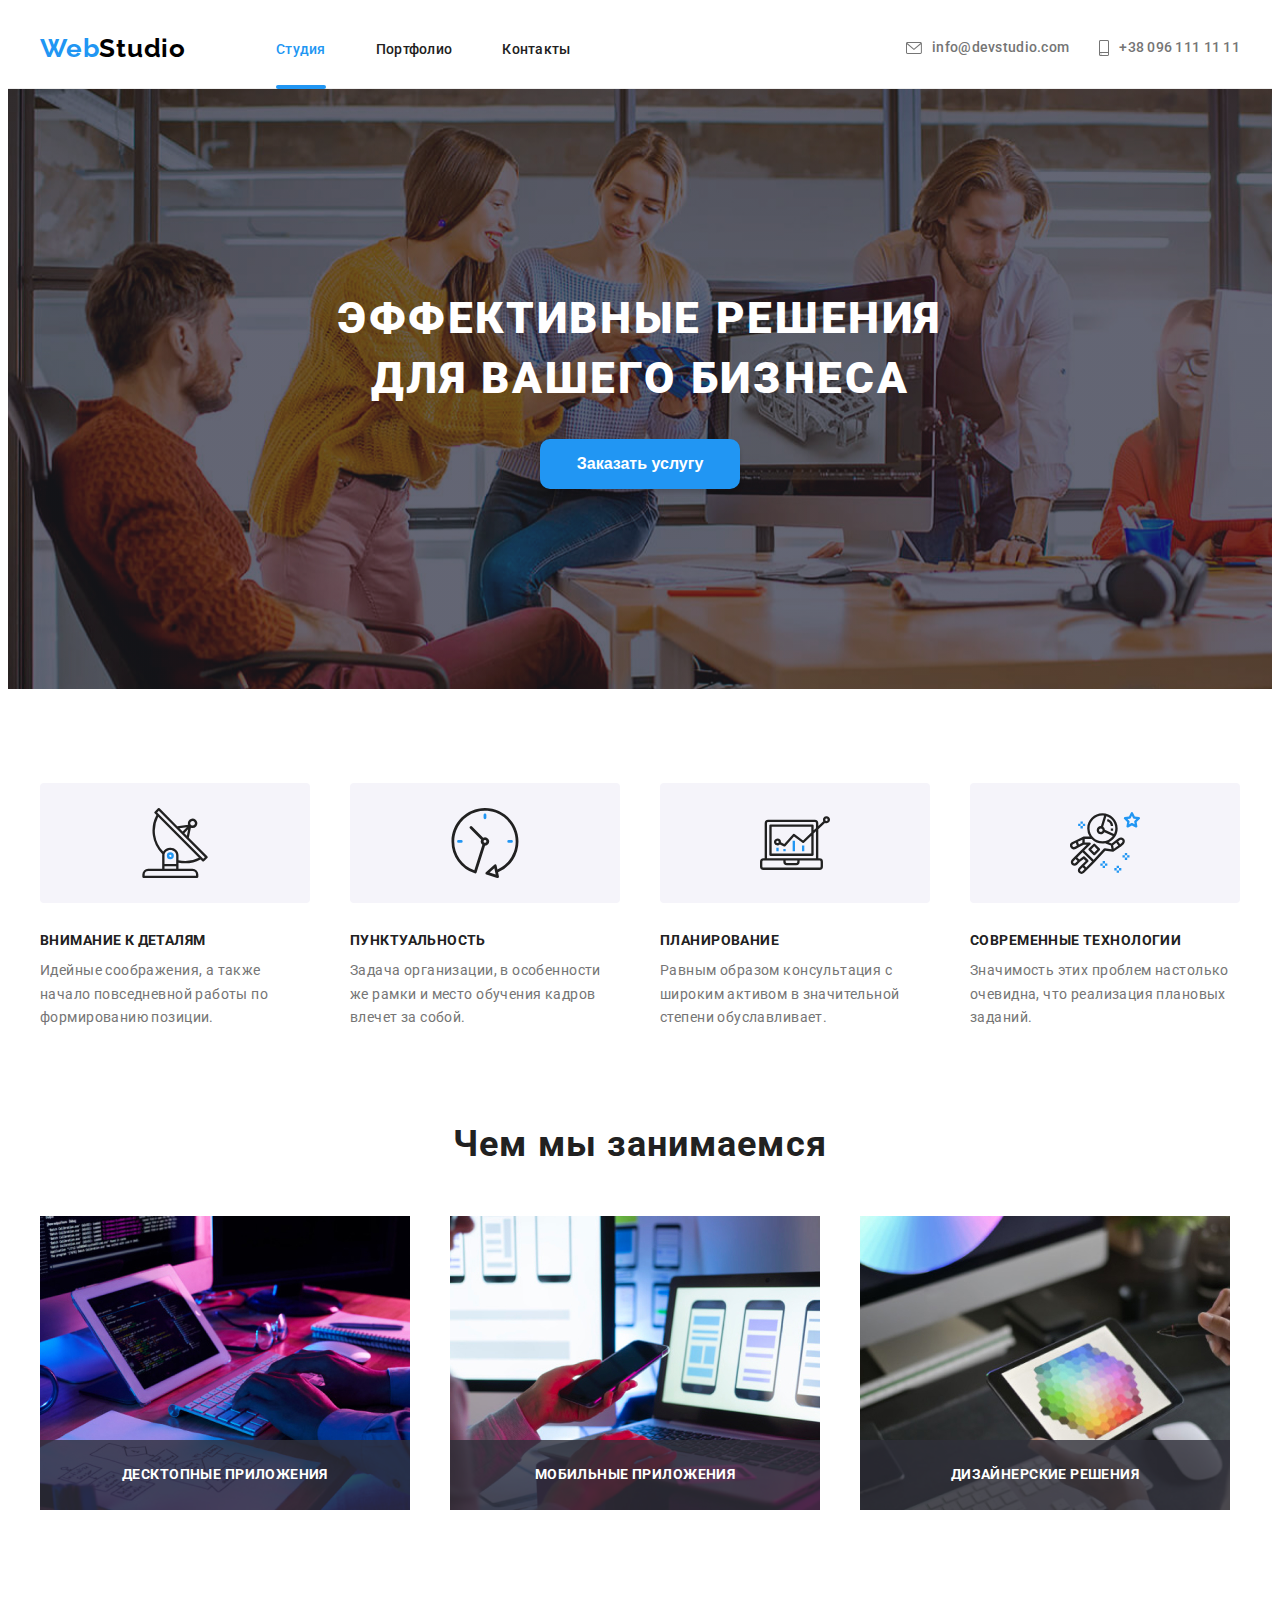
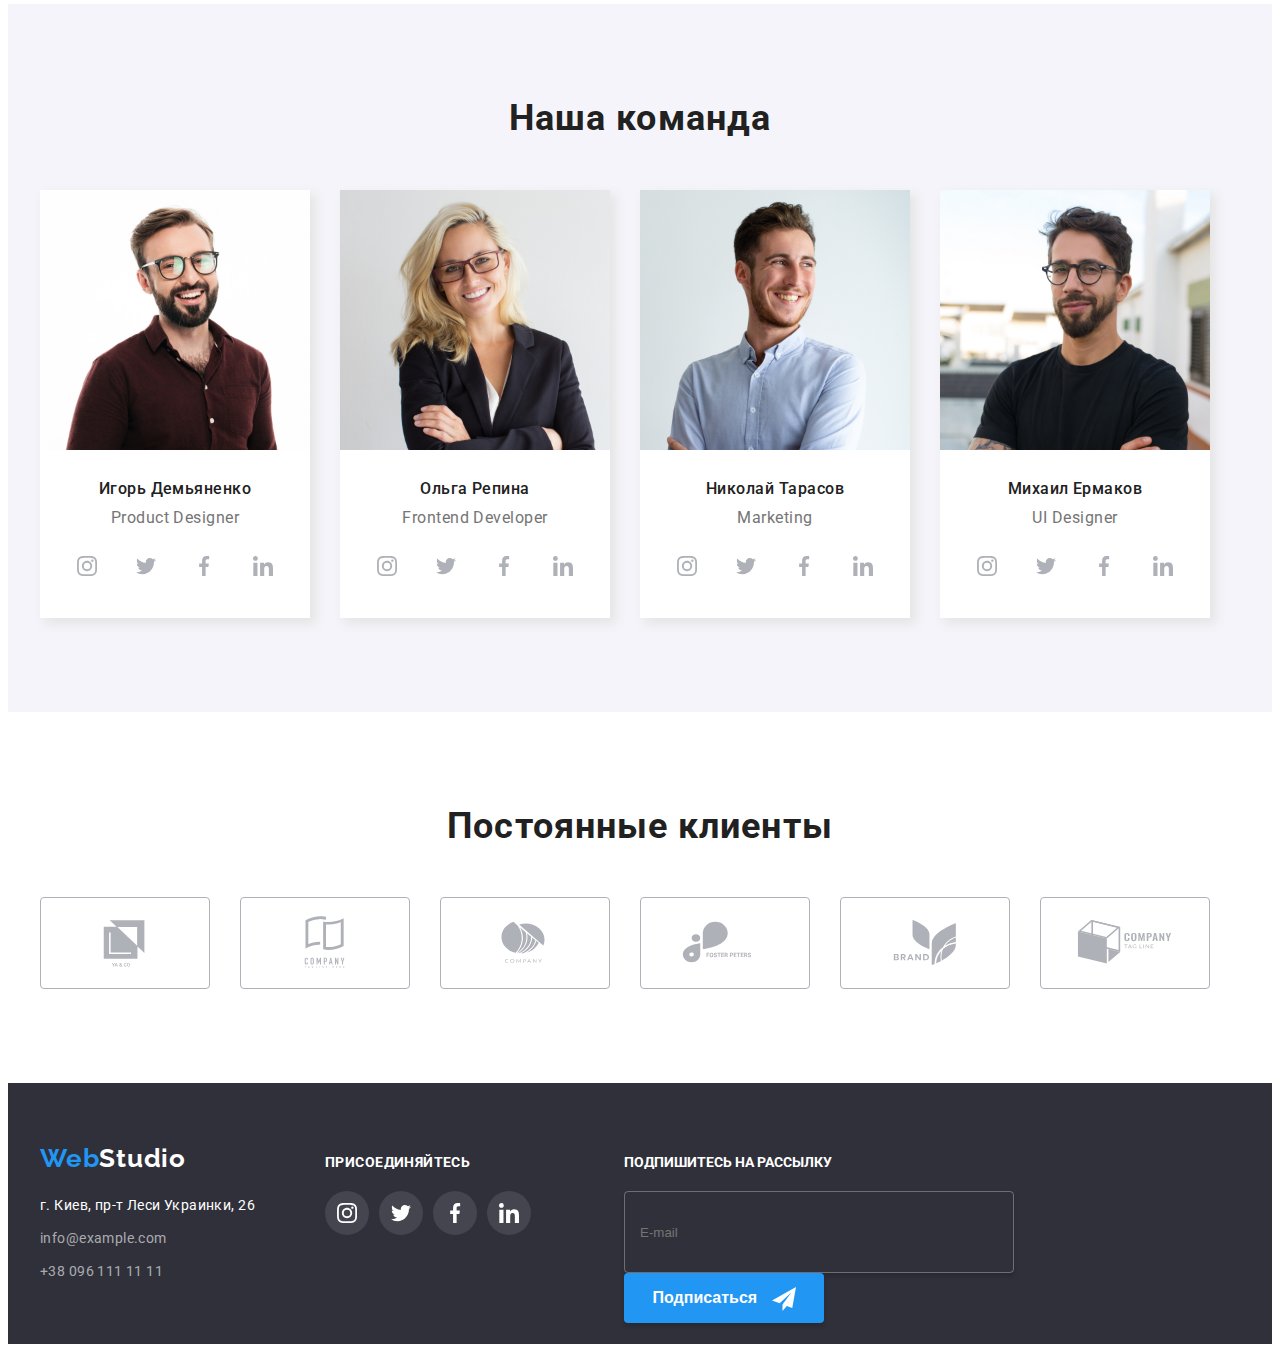
<file: index.html>
<!DOCTYPE html>
        <html lang="ru">
        <head>
            <meta charset="UTF-8">
            <meta http-equiv="X-UA-Compatible" content="IE=edge">
            <meta name="viewport" content="width=device-width, initial-scale=1.0">
            <title>Веб студия</title>
            <link rel="preconnect" href="https://fonts.gstatic.com">
            <link
                href="https://fonts.googleapis.com/css2?family=Raleway:wght@700&amp;family=Roboto:wght@400;500;700;900&amp;display=swap"
                rel="stylesheet">
            <link rel="stylesheet" href="https://cdnjs.cloudflare.com/ajax/libs/modern-normalize/1.0.0/modern-normalize.min.css"
                    integrity="sha512-ISS7cAi1PEhQ8jnbJpJZMd29NlhNj4AWYyLOSp2CE/CsHxTCu+r+t0D2yoJudVrd0/8fTVPUVDzY5Tvli75u/g=="
                    crossorigin="anonymous" />
            <link rel="stylesheet" href="./CSS/main.min.css">

        </head>

        <body class="body">
    <!--page header-->
        <header class="header">
            <div class="container header-container">

            
            <nav class="navigation">
                <a class="logo-link link" href="index.html">
                 <span class="logo-link-firstWord">Web</span><span class="logo-link-secondWord">Studio</span> 
                </a>    
                <ul class="menu list">
                    <li class="menu-item"> <a class="menu-item-link link current current-menu-item-link" href="./index.html">Студия</a> </li>
                    <li class="menu-item"><a class="menu-item-link link " href="./portfolio.html">Портфолио</a> </li>
                    <li class="menu-item"> <a class="menu-item-link link" href="#Контакты">Контакты</a> </li>
                </ul>
            </nav>
            <ul class="header-contacts list">    
                <li class="header-contacts-item"><a class="header-contacts-mail-link link" href="mailto:info@devstudio.com">
                   <svg class="header-contacts-icon-mail">
                            <use  href="./images/sprite.svg#icon-mail"> </use> 
                        </svg>  info@devstudio.com</a></li>

                <li class="header-contacts-item"><a class="header-contacts-tel-link link" href="tel:+380961111111"> 
                    <svg class="header-contacts-icon-smartphone">
                    <use href="./images/sprite.svg#icon-smartphone"> </use>
                </svg> +38 096 111 11 11 </a></li>
                
            </ul> 
            
            </div>
        
        </header>  
   
    <main>
         <!-- hero section -->
            <section class="hero section">
                <div class="container"><h1 class="hero-title" id="Студия">Эффективные решения <br> для вашего бизнеса</h1>
                <button class="modal-btn" type="button" data-modal-open>Заказать услугу</button>
                </div>
             </section>
    
    <!-- features section -->
        <section class="features section">
            <div class="container features-container">
                <h2 class="visually-hidden">Features</h2>
            <ul class="features-list section-padding list">
                <li class="features-list-item">
                    <div class="features-list-item-pictureContainer"><svg class="features-list-item-icon">
                        <use href="./images/sprite.svg#icon-antenna"></use>
                    </svg></div>
                    <h3 class="features-list-item-title">Внимание к деталям</h3>
                    <p class="features-list-item-discription"> Идейные соображения, а также начало повседневной работы по
                        формированию позиции.</p>
                </li>
                <li class="features-list-item">
                    <div class="features-list-item-pictureContainer"><svg class="features-list-item-icon">
                        <use href="./images/sprite.svg#icon-clock"></use>
                    </svg>
                </div>
                    <h3 class="features-list-item-title">Пунктуальность</h3>
                    <p class="features-list-item-discription"> Задача организации, в особенности же рамки и место обучения кадров
                        влечет за собой.</p>
                </li>
                <li class="features-list-item">
                    <div class="features-list-item-pictureContainer">
                        <svg class="features-list-item-icon">
                            <use href="./images/sprite.svg#icon-diagram"></use>
                        </svg>
                    </div>
                    <h3 class="features-list-item-title">Планирование</h3>
                    <p class="features-list-item-discription">Равным образом консультация с широким активом в значительной степени
                        обуславливает.</p>
                </li>
                <li class="features-list-item">
                    <div class="features-list-item-pictureContainer">
                        <svg class="features-list-item-icon">
                            <use href="./images/sprite.svg#icon-astronaut"></use>
                        </svg>
                    </div>
                    <h3 class="features-list-item-title">Современные технологии</h3>
                    <p class="features-list-item-discription">Значимость этих проблем настолько очевидна, что реализация плановых
                        заданий.</p>
                </li>
            </ul>
        
        </div>
            
        </section>

    <!-- about section -->
    <section class="about section">
        <div class="container"> 

        
            <h2 class="about-title" id="Портфолио">Чем мы занимаемся</h2>
        
            <ul class="about-list list">
            <li class="about-list-item"> <img class="about-list-item-photo" src="./images/about/about1.jpg"
                    alt="пишет на клавиатуре" width="370" height="294">
                       <div class="about-list-item-div"> <p class="about-list-item-title">Десктопные приложения</p> </div></li>
            <li class="about-list-item"><img class="about-list-item-photo" src="./images/about/about2.jpg"
                    alt="смотрит на телефон" width="370" height="294">
               <div class="about-list-item-div"><p class="about-list-item-title">Мобильные приложения</p></div></li>
            <li class="about-list-item"><img class="about-list-item-photo" src="./images/about/about3.jpg"
                    alt="смотрит на планшет" width="370" height="294">
               <div class="about-list-item-div"> <p class="about-list-item-title"> Дизайнерские решения</p></div></li>
        </ul>
    </div>
        
    </section>

    <!--team section-->
    <section class="team section">
    <div class="container team-container section-padding">   
                <h2 class="team-title">Наша команда</h2>
        <ul class="team-list list">
            <li class="team-list-item"><img class="team-list-item-photo" src="./images/team/команда1.jpg" alt="парень в очках"
                    width="270" height="260">
               <div class="team-list-item-dicription"><h3 class="team-list-item-name">Игорь Демьяненко</h3>
            <p class="team-list-item-position" lang="en">Product Designer</p> 
            <ul class="social-list list">
                <li class="social-list-item">
                    <a href="" class="social-list-link link">
                        <svg class="social-list-icon">
                            <use href="./images/sprite.svg#icon-instagram"></use>
                        </svg>
                    </a>
                </li>
                <li class="social-list-item">
                    <a href="" class="social-list-link link">
                        <svg class="social-list-icon">
                            <use href="./images/sprite.svg#icon-twitter"></use>
                        </svg>
                    </a>
                </li>
                <li class="social-list-item">
                    <a href="" class="social-list-link link">
                        <svg class="social-list-icon">
                            <use href="./images/sprite.svg#icon-facebook"></use>
                        </svg>
                    </a>
                </li>
                <li class="social-list-item">
                    <a href="" class="social-list-link link">
                        <svg class="social-list-icon">
                            <use href="./images/sprite.svg#icon-linkedin"></use>
                        </svg>
                    </a>
                </li>
            </ul>
        </div> 
            </li>
            <li class="team-list-item"><img class="team-list-item-photo" src="./images/team/команда2.jpg" alt="девушка в очках"
                    width="270" height="260">
               <div class="team-list-item-dicription"><h3 class="team-list-item-name">Ольга Репина</h3>
            <p class="team-list-item-position" lang="en">Frontend Developer</p>
            <ul class="social-list list">
                <li class="social-list-item">
                    <a href="" class="social-list-link link">
                        <svg class="social-list-icon">
                            <use href="./images/sprite.svg#icon-instagram"></use>
                        </svg>
                    </a>
                </li>
                <li class="social-list-item">
                    <a href="" class="social-list-link link">
                        <svg class="social-list-icon">
                            <use href="./images/sprite.svg#icon-twitter"></use>
                        </svg>
                    </a>
                </li>
                <li class="social-list-item">
                    <a href="" class="social-list-link link">
                        <svg class="social-list-icon">
                            <use href="./images/sprite.svg#icon-facebook"></use>
                        </svg>
                    </a>
                </li>
                <li class="social-list-item">
                    <a href="" class="social-list-link link">
                        <svg class="social-list-icon">
                            <use href="./images/sprite.svg#icon-linkedin"></use>
                        </svg>
                    </a>
                </li>
            </ul>
        
        </div> 
            </li>
            <li class="team-list-item"><img class="team-list-item-photo" src="./images/team/команда3.jpg" alt="парень в рубашке"
                    width="270" height="260">
               <div class="team-list-item-dicription"><h3 class="team-list-item-name">Николай Тарасов</h3>
            <p class="team-list-item-position" lang="en">Marketing</p>
        <ul class="social-list list">
            <li class="social-list-item">
                <a href="" class="social-list-link link">
                    <svg class="social-list-icon">
                        <use href="./images/sprite.svg#icon-instagram"></use>
                    </svg>
                </a>
            </li>
            <li class="social-list-item">
                <a href="" class="social-list-link link">
                    <svg class="social-list-icon">
                        <use href="./images/sprite.svg#icon-twitter"></use>
                    </svg>
                </a>
            </li>
            <li class="social-list-item">
                <a href="" class="social-list-link link">
                    <svg class="social-list-icon">
                        <use href="./images/sprite.svg#icon-facebook"></use>
                    </svg>
                </a>
            </li>
            <li class="social-list-item">
                <a href="" class="social-list-link link">
                    <svg class="social-list-icon">
                        <use href="./images/sprite.svg#icon-linkedin"></use>
                    </svg>
                </a>
            </li>
        </ul>
        </div> 
            </li>
            <li class="team-list-item"><img class="team-list-item-photo" src="./images/team/команда4.jpg"
                    alt="парень в футболке" width="270" height="260">
               <div class="team-list-item-dicription"><h3 class="team-list-item-name">Михаил Ермаков</h3>
            <p class="team-list-item-position" lang="en">UI Designer</p>
        <ul class="social-list list">
            <li class="social-list-item">
                <a href="" class="social-list-link link">
                    <svg class="social-list-icon">
                        <use href="./images/sprite.svg#icon-instagram"></use>
                    </svg>
                </a>
            </li>
            <li class="social-list-item">
                <a href="" class="social-list-link link">
                    <svg class="social-list-icon">
                        <use href="./images/sprite.svg#icon-twitter"></use>
                    </svg>
                </a>
            </li>
            <li class="social-list-item">
                <a href="" class="social-list-link link">
                    <svg class="social-list-icon">
                        <use href="./images/sprite.svg#icon-facebook"></use>
                    </svg>
                </a>
            </li>
            <li class="social-list-item">
                <a href="" class="social-list-link link">
                    <svg class="social-list-icon">
                        <use href="./images/sprite.svg#icon-linkedin"></use>
                    </svg>
                </a>
            </li>
        </ul>
        </div> 
            </li>

            
        </ul>
    </div>
    </section>

    <!--clients section-->
    <section class="clients-section section">
<div class="container clients-container clients-padding">
<h2 class="clients-title">Постоянные клиенты</h2>
<ul class="clients-section-list list">
    <li class="clients-section-list-item link">
        <a href="" class="clients-section-list-link">
        <svg class="clients-section-list-link-logo">
            <use href="./images/sprite.svg#icon-logo"></use>
        </svg>
        </a>
    </li>
    <li class="clients-section-list-item link"> 
        <a href="" class="clients-section-list-link">
        <svg class="clients-section-list-link-logo">
            <use href="./images/sprite.svg#icon-logo-1"></use>
        </svg>
        </a>
    </li>
    <li class="clients-section-list-item link">
        <a href="" class="clients-section-list-link"><svg class="clients-section-list-link-logo">
            <use href="./images/sprite.svg#icon-logo-2"></use>
        </svg>
        </a>
    </li>
    <li class="clients-section-list-item link">
        <a href="" class="clients-section-list-link">
        <svg class="clients-section-list-link-logo">
            <use href="./images/sprite.svg#icon-logo-3"></use>
        </svg>
        </a>
    </li>
    <li class="clients-section-list-item link">
        <a href="" class="clients-section-list-link">
        <svg class="clients-section-list-link-logo">
            <use href="./images/sprite.svg#icon-logo-4"></use>
        </svg>
        </a>
    </li>
    <li class="clients-section-list-item link">
        <a href="" class="clients-section-list-link">
        <svg class="clients-section-list-link-logo">
            <use href="./images/sprite.svg#icon-logo-5"></use>
        </svg>
        </a>
    </li>
</ul>

</div>
 </section>
</main> 
    
    <!--footer section-->
    <footer class="footer">
    
        <div class="container footer-container">
            <div class="footer-container-logoContacts"> <a class="logo-link logo-link-footer link" href="index.html">
                    <span class="logo-link-firstWord">Web</span><span class="logo-link-secondWord-footer">Studio</span>
                </a>
                <address class="adress" id="Контакты">
                    <ul class="adress-list list">
                        <li class="adress-list-item"><a class="adress-list-item-link-map link"
                                href="https://goo.gl/maps/LLyhizGKncTBWdUg9" rel="noopener noreferrer" target="blank">г.
                                Киев, пр-т Леси
                                Украинки, 26</a></li>
                        <li class="adress-list-item"><a class="adress-list-item-link link"
                                href="mailto:info@example.com">info@example.com</a></li>
                        <li class="adress-list-item"><a class="adress-list-item-link link" href="tel:+380961111111">+38 096
                                111 11
                                11</a></li>
                    </ul>
                    </address>
            </div>
            
            <div class="social-links-footer-container">
                <h3 class="social-links-footer-title">присоединяйтесь</h3>
                <ul class="social-links-footer-list list">
                    <li class="social-links-footer-list-item">
                        <a class="social-links-footer-list-item-link link" href="">
                            <svg class="social-links-footer-list-item-icon">
                                <use href="./images/sprite.svg#icon-instagram"></use>
                            </svg>
                        </a>
                    </li>
                    <li class="social-links-footer-list-item">
                        <a class="social-links-footer-list-item-link link" href="">
                            <svg class="social-links-footer-list-item-icon">
                                <use href="./images/sprite.svg#icon-twitter"></use>
                            </svg>
                        </a>
                    </li>
                    <li class="social-links-footer-list-item">
                        <a class="social-links-footer-list-item-link link" href="">
                            <svg class="social-links-footer-list-item-icon">
                                <use href="./images/sprite.svg#icon-facebook"></use>
                            </svg>
                        </a>
                    </li>
                    <li class="social-links-footer-list-item">
                        <a class="social-links-footer-list-item-link link" href="">
                            <svg class="social-links-footer-list-item-icon">
                                <use href="./images/sprite.svg#icon-linkedin"></use>
                            </svg>
                        </a>
                    </li>
                </ul>
            </div>

            <div class="subscribe-section">

<form class="subscribe-section-form">
    
    <h3 class="subscribe-section-form-title">Подпишитесь на рассылку</h3>
    <input type="text" name="user-name" class="subscribe-section-form-field-input" placeholder="E-mail">
    <button type="submit" class="subscribe-section-form-button"> Подписаться <svg class="subscribe-section-form-button-svg">
        <use href="./images/sprite.svg#icon-icon-send"> </use>
    </svg>
    </button>
</form>

            </div>
        </div>
    </footer>

    <div class="backdrop is-hidden " data-modal >
    <div class="modal"> <button type="button" data-modal-close class="modal-close-btn" > <svg class="modal-close-btn-svg">
        <use href="./images/sprite.svg#icon-close-black-18dp-2-1"> </use>
    </svg>
        </button>
        <form class="modal-form">
<p class="modal-form-head"> Оставьте свои данные, мы вам перезвоним</p>
<label class="modal-form-field">
Имя
<span class="modal-form-input-wrapper">
<input type="text" name="user-name" class="modal-form-input" minlength="2" required placeholder="Имя">
<svg class="modal-form-input-icon">
    <use href="./images/sprite.svg#icon-person-black-18dp-1"> </use>
</svg>
</span>
</label>

<label class="modal-form-field">
    Телефон
    <span class="modal-form-input-wrapper">
    <input type="tel" name="user-phone" class="modal-form-input" required pattern="[0-9]{3}-[0-9]{3}-[0-9]{2}-[0-9]{2}" title="096-111-11-11" placeholder="096-111-11-11">
<svg class="modal-form-input-icon">
    <use href="./images/sprite.svg#icon-phone-black-18dp-1"> </use>
</svg>
</span>
</label>

<label class="modal-form-field">
    Почта
    <span class="modal-form-input-wrapper">
    <input type="text" name="user-email" class="modal-form-input" required  placeholder="username@mail.com">
<svg class="modal-form-input-icon">
    <use href="./images/sprite.svg#icon-email-black-18dp-1"> </use>
</svg>
</span>
</label>

<label class="modal-form-field">
    Комментарий
    <textarea name="user-comments"  class="modal-form-comments" cols="30" rows="10" placeholder="Введите текст"></textarea>

</label> 
<input type="checkbox" name="user-pilicy" class="modal-form-checkbox visually-hidden" id="checkbox-policy">
<label for="checkbox-policy" class="modal-form-checkbox-policy">Соглашаюсь с рассылкой и принимаю <a class="modal-form-checkbox-policy-link" href="">Условия договора</a>  </label>
<button type="submit" class="modal-form-btn">Отправить</button> 
        </form>
            </div>
    </div>

    <script src="./js/modal.js"></script>
        </body>
        </html>
</file>
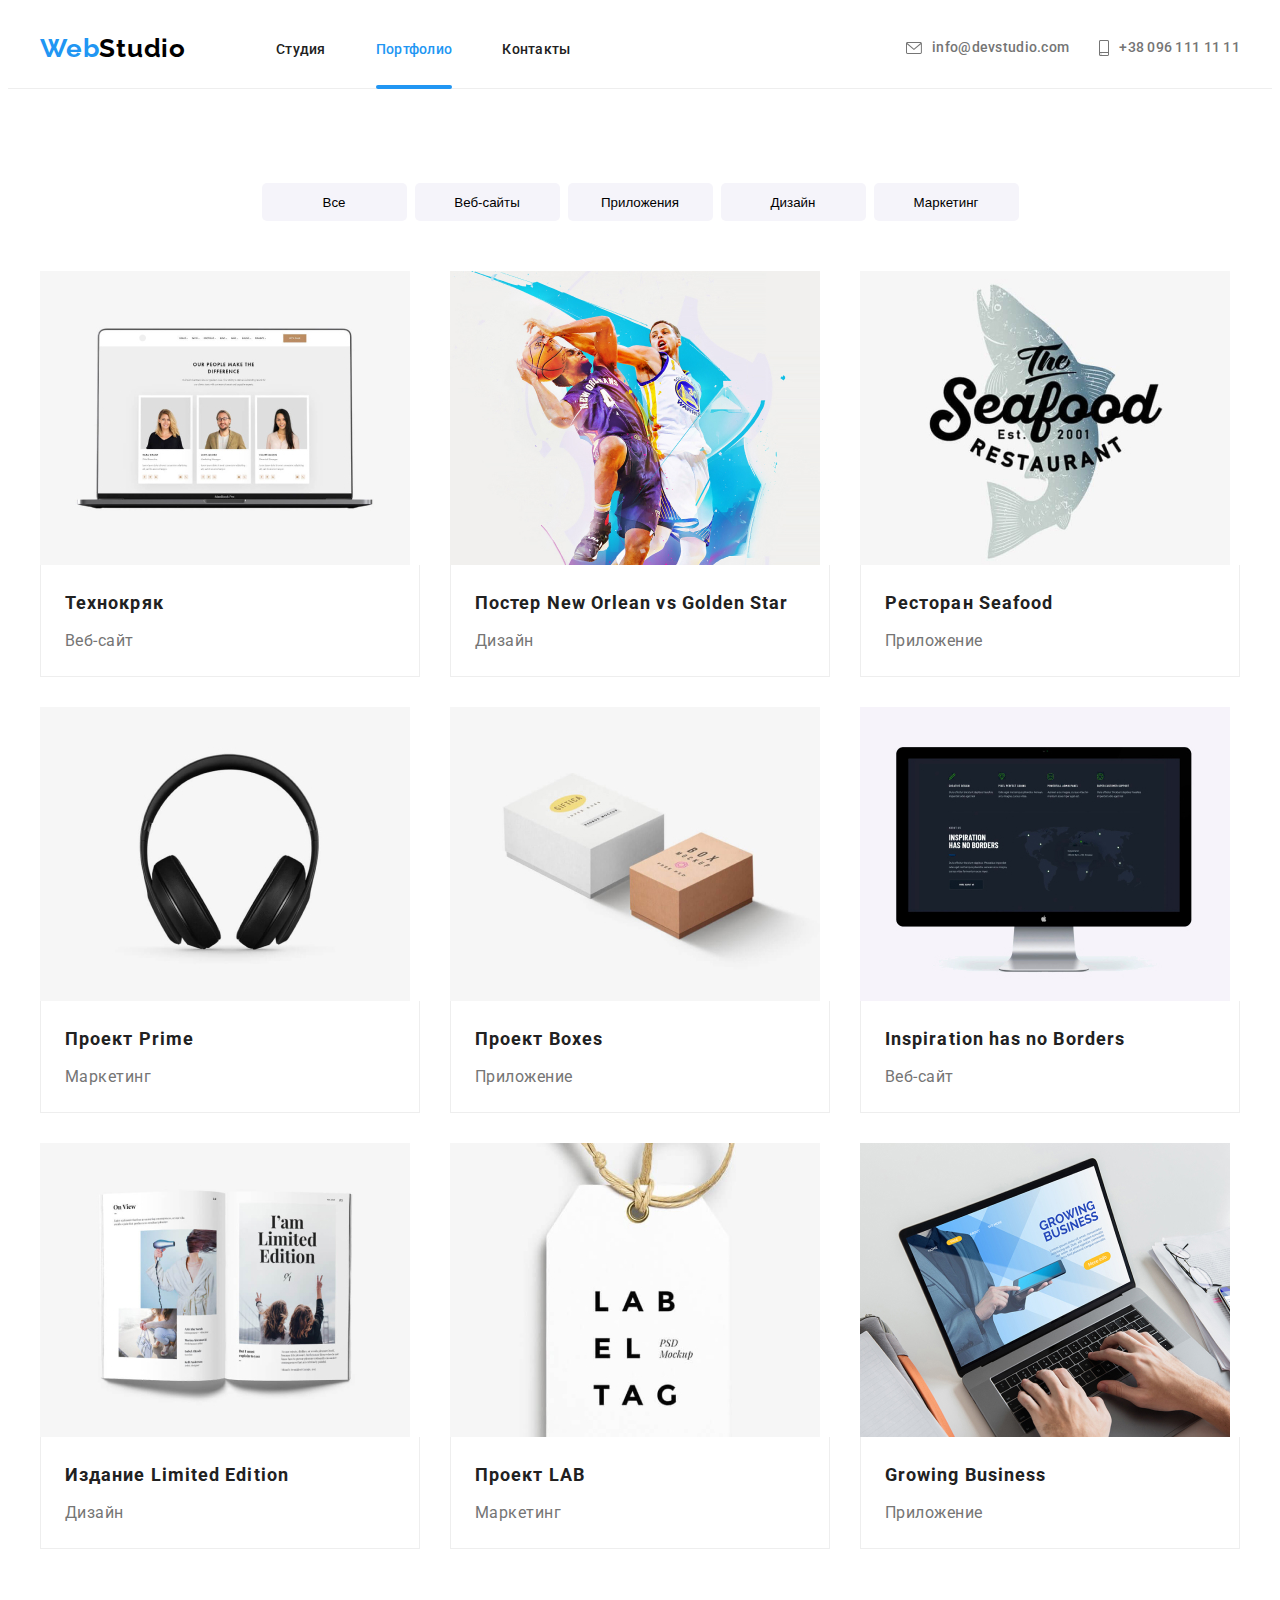
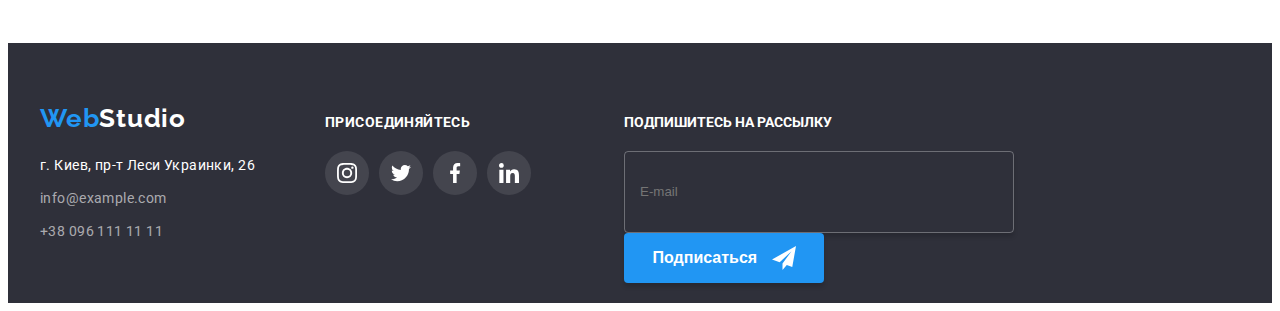
<file: portfolio.html>
<!DOCTYPE html>
<html lang="ru">

<head>
    <meta charset="UTF-8">
    <meta http-equiv="X-UA-Compatible" content="IE=edge">
    <meta name="viewport" content="width=device-width, initial-scale=1.0">
    <title>Веб студия</title>
    <link rel="preconnect" href="https://fonts.gstatic.com">
<link
    href="https://fonts.googleapis.com/css2?family=Raleway:wght@700&amp;family=Roboto:wght@400;500;700;900&amp;display=swap"
    rel="stylesheet">
    <link rel="stylesheet" href="https://cdnjs.cloudflare.com/ajax/libs/modern-normalize/1.0.0/modern-normalize.min.css"
        integrity="sha512-ISS7cAi1PEhQ8jnbJpJZMd29NlhNj4AWYyLOSp2CE/CsHxTCu+r+t0D2yoJudVrd0/8fTVPUVDzY5Tvli75u/g=="
        crossorigin="anonymous" />
    <link rel="stylesheet" href="./CSS/main.min.css">
</head>
<body class="body">
    <!--page header portfolio-->
<header class="header">
    <div class="container header-container">


        <nav class="navigation">
            <a class="logo-link link" href="index.html">
                <span class="logo-link-firstWord">Web</span><span class="logo-link-secondWord">Studio</span>
            </a>
            <ul class="menu list">
                <li class="menu-item"> <a class="menu-item-link link " href="./index.html">Студия</a> </li>
                <li class="menu-item"><a class="menu-item-link link current current-menu-item-link" href="./portfolio.html">Портфолио</a> </li>
                <li class="menu-item"> <a class="menu-item-link link" href="#Контакты">Контакты</a> </li>
            </ul>
        </nav>
        <ul class="header-contacts list">
            <li class="header-contacts-item"><a class="header-contacts-mail-link link" href="mailto:info@devstudio.com">
                    <svg class="header-contacts-icon-mail">
                        <use href="./images/sprite.svg#icon-mail"> </use>
                    </svg> info@devstudio.com</a></li>

            <li class="header-contacts-item"><a class="header-contacts-tel-link link" href="tel:+380961111111">
                    <svg class="header-contacts-icon-smartphone">
                        <use href="./images/sprite.svg#icon-smartphone"> </use>
                    </svg> +38 096 111 11 11 </a></li>

        </ul>

    </div>

</header>
    <main>
    <section class="portfolio section">
        <div class="container portfolio-container section-padding">
            <ul class="portfolio-list list">
                <li class="portfolio-item"> <button class="portfolio-item-link" type="button">Все</button> </li>
                <li class="portfolio-item"> <button class="portfolio-item-link" type="button">Веб-сайты</button></li>
                <li class="portfolio-item"> <button class="portfolio-item-link" type="button">Приложения</button></li>
                <li class="portfolio-item"> <button class="portfolio-item-link" type="button">Дизайн</button></li>
                <li class="portfolio-item"> <button class="portfolio-item-link" type="button">Маркетинг</button></li>
            </ul>
            
            <ul class="portfolio-photofilter-list list">
                <li class="portfolio-photofilter-list-item"> <a class="portfolio-photofilter-list-item-photo link" href=""> <div class="div-portfolio-overlay"><img src="./images/portfolio/portfolio1.jpg"
                            alt="страница с людьми на экране" width="370" height="294">
                            <p class="portfolio-overlay"> Технокряк это современная площадка распространения коронавируса. Компании используют эту платформу для цифрового
                            шпионажа и атак на защищённые сервера конкурентов.</p> </div>
                        <div class="photofilter-discription"> <h2 class="portfolio-photofilter-list-title">Технокряк</h2>
                        <p class="portfolio-photofilter-list-discription">Веб-сайт</p></div> 
                    </a>
                </li>
                <li class="portfolio-photofilter-list-item"><a class="portfolio-photofilter-list-item-photo link" href=""><div class="div-portfolio-overlay"><img src="./images/portfolio/portfolio2.jpg"
                            alt="играют в баскетбол" width="370" height="294">
                            <p class="portfolio-overlay"> Технокряк это современная площадка распространения коронавируса. Компании используют эту
                                платформу для цифрового
                                шпионажа и атак на защищённые сервера конкурентов.</p> </div>
                        <div class="photofilter-discription"><h2 class="portfolio-photofilter-list-title">Постер New Orlean vs Golden Star</h2>
                        <p class="portfolio-photofilter-list-discription">Дизайн</p> </div>
                    </a>
                    </a> </li>
                <li class="portfolio-photofilter-list-item"><a class="portfolio-photofilter-list-item-photo link" href=""><div class="div-portfolio-overlay"><img src="./images/portfolio/portfolio3.jpg"
                            alt="лого ресторана" width="370" height="294">
                            <p class="portfolio-overlay"> Технокряк это современная площадка распространения коронавируса. Компании используют эту
                                платформу для цифрового
                                шпионажа и атак на защищённые сервера конкурентов.</p> </div>
                        <div class="photofilter-discription"> <h2 class="portfolio-photofilter-list-title">Ресторан Seafood</h2>
                        <p class="portfolio-photofilter-list-discription">Приложение</p></div>
                    </a>
                    </a> </li>
                <li class="portfolio-photofilter-list-item"><a class="portfolio-photofilter-list-item-photo link" href=""><div class="div-portfolio-overlay"><img src="./images/portfolio/portfolio4.jpg"
                            alt="наушники" width="370" height="294">
                            <p class="portfolio-overlay"> Технокряк это современная площадка распространения коронавируса. Компании используют эту
                                платформу для цифрового
                                шпионажа и атак на защищённые сервера конкурентов.</p> </div>
                        <div class="photofilter-discription"> <h2 class="portfolio-photofilter-list-title">Проект Prime</h2>
                        <p class="portfolio-photofilter-list-discription">Маркетинг</p></div>
                    </a>
                    </a> </li>
                <li class="portfolio-photofilter-list-item"><a class="portfolio-photofilter-list-item-photo link" href=""><div class="div-portfolio-overlay"><img src="./images/portfolio/portfolio5.jpg"
                            alt="две коробки" width="370" height="294">
                            <p class="portfolio-overlay"> Технокряк это современная площадка распространения коронавируса. Компании используют эту
                                платформу для цифрового
                                шпионажа и атак на защищённые сервера конкурентов.</p> </div>
                        <div class="photofilter-discription"> <h2 class="portfolio-photofilter-list-title">Проект Boxes</h2>
                        <p class="portfolio-photofilter-list-discription">Приложение</p></div>
                    </a>
                    </a> </li>
                <li class="portfolio-photofilter-list-item"><a class="portfolio-photofilter-list-item-photo link" href=""><div class="div-portfolio-overlay"><img src="./images/portfolio/portfolio6.jpg"
                            alt="аймак с черным фоном" width="370" height="294">
                            <p class="portfolio-overlay"> Технокряк это современная площадка распространения коронавируса. Компании используют эту
                                платформу для цифрового
                                шпионажа и атак на защищённые сервера конкурентов.</p> </div>
                        <div class="photofilter-discription"><h2 class="portfolio-photofilter-list-title" lang="en">Inspiration has no Borders</h2>
                        <p class="portfolio-photofilter-list-discription">Веб-сайт</p> </div>
                    </a>
                    </a> </li>
                <li class="portfolio-photofilter-list-item"><a class="portfolio-photofilter-list-item-photo link" href=""><div class="div-portfolio-overlay"><img src="./images/portfolio/portfolio7.jpg"
                            alt="открытый журнал" width="370" height="294">
                            <p class="portfolio-overlay"> Технокряк это современная площадка распространения коронавируса. Компании используют эту
                                платформу для цифрового
                                шпионажа и атак на защищённые сервера конкурентов.</p> </div>
                        <div class="photofilter-discription"><h2 class="portfolio-photofilter-list-title">Издание Limited Edition</h2>
                        <p class="portfolio-photofilter-list-discription">Дизайн</p> </div>
                    </a>
                    </a> </li>
                <li class="portfolio-photofilter-list-item"><a class="portfolio-photofilter-list-item-photo link" href=""><div class="div-portfolio-overlay"><img src="./images/portfolio/portfolio8.jpg"
                            alt="лейба магазина" width="370" height="294">
                            <p class="portfolio-overlay"> Технокряк это современная площадка распространения коронавируса. Компании используют эту
                                платформу для цифрового
                                шпионажа и атак на защищённые сервера конкурентов.</p> </div>
                        <div class="photofilter-discription"><h2 class="portfolio-photofilter-list-title">Проект LAB</h2>
                        <p class="portfolio-photofilter-list-discription">Маркетинг</p> </div>
                    </a>
                    </a> </li>
                <li class="portfolio-photofilter-list-item"><a class="portfolio-photofilter-list-item-photo link" href=""><div class="div-portfolio-overlay"><img src="./images/portfolio/portfolio9.jpg"
                            alt="работает на ноутбуке" width="370" height="294">
                            <p class="portfolio-overlay"> Технокряк это современная площадка распространения коронавируса. Компании используют эту
                                платформу для цифрового
                                шпионажа и атак на защищённые сервера конкурентов.</p> </div>
                        <div class="photofilter-discription"> <h2 class="portfolio-photofilter-list-title">Growing Business</h2>
                        <p class="portfolio-photofilter-list-discription">Приложение</p> </div>
                    </a>
                </li>
            </ul>
        </div>
        
    </section>
</main>

<!--footer section-->
<footer class="footer">

    <div class="container footer-container">
        <div class="footer-container-logoContacts"> <a class="logo-link logo-link-footer link" href="index.html">
                <span class="logo-link-firstWord">Web</span><span class="logo-link-secondWord-footer">Studio</span>
            </a>
            <address class="adress" id="Контакты">
                <ul class="adress-list list">
                    <li class="adress-list-item"><a class="adress-list-item-link-map link"
                            href="https://goo.gl/maps/LLyhizGKncTBWdUg9" rel="noopener noreferrer" target="blank">г.
                            Киев, пр-т Леси
                            Украинки, 26</a></li>
                    <li class="adress-list-item"><a class="adress-list-item-link link"
                            href="mailto:info@example.com">info@example.com</a></li>
                    <li class="adress-list-item"><a class="adress-list-item-link link" href="tel:+380961111111">+38 096
                            111 11
                            11</a></li>
                </ul>
        </div>
        </address>
        <div class="social-links-footer-container">
            <h3 class="social-links-footer-title">присоединяйтесь</h3>
            <ul class="social-links-footer-list list">
                <li class="social-links-footer-list-item">
                    <a class="social-links-footer-list-item-link link" href="">
                        <svg class="social-links-footer-list-item-icon">
                            <use href="./images/sprite.svg#icon-instagram"></use>
                        </svg>
                    </a>
                </li>
                <li class="social-links-footer-list-item">
                    <a class="social-links-footer-list-item-link link" href="">
                        <svg class="social-links-footer-list-item-icon">
                            <use href="./images/sprite.svg#icon-twitter"></use>
                        </svg>
                    </a>
                </li>
                <li class="social-links-footer-list-item">
                    <a class="social-links-footer-list-item-link link" href="">
                        <svg class="social-links-footer-list-item-icon">
                            <use href="./images/sprite.svg#icon-facebook"></use>
                        </svg>
                    </a>
                </li>
                <li class="social-links-footer-list-item">
                    <a class="social-links-footer-list-item-link link" href="">
                        <svg class="social-links-footer-list-item-icon">
                            <use href="./images/sprite.svg#icon-linkedin"></use>
                        </svg>
                    </a>
                </li>
            </ul>
        </div>

        <div class="subscribe-section">

            <form class="subscribe-section-form">
                <label class="subscribe-section-form-field"></label>
                <h3 class="subscribe-section-form-title">Подпишитесь на рассылку</h3>
                <input type="text" name="user-name" class="subscribe-section-form-field-input" placeholder="E-mail">
                <button type="submit" class="subscribe-section-form-button"> Подписаться <svg
                        class="subscribe-section-form-button-svg">
                        <use href="./images/sprite.svg#icon-icon-send"> </use>
                    </svg>
                </button>
            </form>

        </div>
    </div>
</footer>

<div class="backdrop is-hidden " data-modal>
    <div class="modal"> <button type="button" data-modal-close class="modal-close-btn"> <svg
                class="modal-close-btn-svg">
                <use href="./images/sprite.svg#icon-close-black-18dp-2-1"> </use>
            </svg>
        </button>
        <form class="modal-form">
            <p class="modal-form-head"> Оставьте свои данные, мы вам перезвоним</p>
            <label class="modal-form-field">
                Имя
                <span class="modal-form-input-wrapper">
                    <input type="text" name="user-name" class="modal-form-input" minlength="2" required
                        placeholder="Имя">
                    <svg class="modal-form-input-icon">
                        <use href="./images/sprite.svg#icon-person-black-18dp-1"> </use>
                    </svg>
                </span>
            </label>

            <label class="modal-form-field">
                Телефон
                <span class="modal-form-input-wrapper">
                    <input type="tel" name="user-phone" class="modal-form-input" required
                        pattern="[0-9]{3}-[0-9]{3}-[0-9]{2}-[0-9]{2}" title="096-111-11-11" placeholder="096-111-11-11">
                    <svg class="modal-form-input-icon">
                        <use href="./images/sprite.svg#icon-phone-black-18dp-1"> </use>
                    </svg>
                </span>
            </label>

            <label class="modal-form-field">
                Почта
                <span class="modal-form-input-wrapper">
                    <input type="text" name="user-email" class="modal-form-input" required
                        placeholder="username@mail.com">
                    <svg class="modal-form-input-icon">
                        <use href="./images/sprite.svg#icon-email-black-18dp-1"> </use>
                    </svg>
                </span>
            </label>

            <label class="modal-form-field">
                Комментарий
                <textarea name="user-comments" id="" class="modal-form-comments" cols="30" rows="10"
                    placeholder="Введите текст"></textarea>

            </label>
            <input type="checkbox" name="user-pilicy" class="modal-form-checkbox visually-hidden" id="checkbox-policy">
            <label for="checkbox-policy" class="modal-form-checkbox-policy">Соглашаюсь с рассылкой и принимаю <a
                    class="modal-form-checkbox-policy-link" href="">Условия договора</a> </label>
            <button type="submit" class="modal-form-btn">Отправить</button>
        </form>
    </div>
</div>

<script src="./js/modal.js"></script>
</body>

</html>
</file>
<file: CSS/main.min.css>
:root{--hover-color: #2196f3;--title-color: #212121;--contacts-and-discriptions-color: #757575;--footer-and-background-color: #2f303a;--team-and-portfolio-buttoms-backgrounds: #f5f4fa;--transition-duration: 250ms;--transition-timing-function: cubic-bezier(0.4, 0, 0.2, 1)}.visually-hidden{position:absolute;width:1px;height:1px;margin:-1px;border:0;padding:0;white-space:nowrap;clip-path:inset(100%);clip:rect(0 0 0 0);overflow:hidden}.visually-hidden{position:absolute !important;clip:rect(1px 1px 1px 1px);clip:rect(1px, 1px, 1px, 1px);padding:0 !important;border:0 !important;height:1px !important;width:1px !important;overflow:hidden}h1,h2,h3,h4,h5,h6,p{margin-top:0;margin-bottom:0}ul,ol{margin-top:0;margin-bottom:0;padding-left:0}img{display:block;max-width:100%}.list{list-style:none}.link{text-decoration:none}.body{font-family:"Roboto", sans-serif}.section{padding-top:94px;padding-bottom:94px}.container{width:1200px;padding-left:15px;padding-right:15px;margin:0 auto}.social-list-icon{width:20px;height:20px}.social-list-link{display:flex;justify-content:center;align-items:center;width:44px;height:44px;background-color:#ffffff;border-radius:50%}.social-list{display:flex;justify-content:space-between}.backdrop{position:fixed;width:100vw;height:100vh;top:0;left:0;background-color:rgba(0,0,0,0.2);z-index:100;opacity:1;visibility:visible;pointer-events:auto;transition:opacity 250ms linear, vissbility 250ms linear}.is-hidden{opacity:0;visibility:hidden;pointer-events:none}.modal{position:absolute;top:50%;left:50%;transform:translate(-50%, -50%);width:528px;height:auto;background-color:#ffffff;border-radius:1%;padding:40px}.modal-close-btn{display:flex;justify-content:center;align-items:center;width:30px;height:30px;background-color:transparent;border:1px solid rgba(0,0,0,0.1);cursor:pointer;border-radius:50%;position:absolute;top:8px;right:8px;padding:0;transition-property:fill;transition-duration:var(--transition-duration);transition-timing-function:var(--transition-timing-function)}.modal-close-btn-svg:hover{fill:var(--hover-color)}.modal-close-btn-svg{color:#000;width:18px;height:18px}.modal-form{display:flex;flex-direction:column}.modal-form-head{font-weight:700;font-size:20px;line-height:1.15;text-align:center;color:#212121;margin-bottom:12px}.modal-form-input{width:100%;height:40px;border:1px solid rgba(33,33,33,0.2);border-radius:4px;padding-left:42px;outline:none}.modal-form-field{margin-bottom:10px}.modal-form-input-icon{display:block;width:18px;height:18px;color:#000;position:absolute;top:50%;left:15px;transform:translateY(-50%)}.modal-form-input:focus+.modal-form-input-icon{fill:var(--hover-color)}.modal-form-input-wrapper{position:relative;display:block;margin-top:4px}.modal-form-input:focus{border-color:var(--hover-color);outline:none}.modal-form-input:required:not(:placeholder-shown):valid{border-color:green}.modal-form-input:required:not(:placeholder-shown):invalid{border-color:red}.modal-form-comments{height:120px;width:100%;border:1px solid rgba(33,33,33,0.2);border-radius:4px;resize:none;margin-top:4px;margin-bottom:20px;padding:12px 16px}.modal-form-comments::placeholder{text-transform:uppercase;color:rgba(117,117,117,0.5)}.modal-form-comments:focus{outline:none;border-color:var(--hover-color)}.modal-form-checkbox{display:inline-block;width:16px;height:15px;cursor:pointer}.modal-form-checkbox-policy{text-align:center;font-weight:400;font-size:14px;line-height:1.7;color:#757575;align-items:center;margin-bottom:30px}.modal-form-checkbox-policy-link{color:#2196f3;font-weight:400;font-size:14px;line-height:1.7}.modal-form-checkbox:focus{background-color:var(--hover-color)}.modal-form-checkbox-policy::before{display:inline-block;vertical-align:middle;content:"";width:16px;height:15px;margin-right:10px;cursor:pointer;outline:1px solid #000}.modal-form-checkbox:checked+.modal-form-checkbox-policy::before{background-image:url(../images/modal/check.svg);outline:none;border:none;width:16px;height:15px}.modal-form-btn{font-weight:700;font-size:16px;line-height:1.87;color:#ffffff;background:var(--hover-color);box-shadow:0px 4px 4px rgba(0,0,0,0.15);border-radius:4px;width:200px;height:50px;left:700px;top:430px;text-align:center;margin:auto;border-radius:10px;border:none;cursor:pointer;transition-property:background-color;transition-duration:var(--transition-duration);transition-timing-function:var(--transition-timing-function)}.modal-form-btn:hover,.modal-form-btn:focus{background-color:#188ce8}.header{border-bottom:1px solid #eeeeee}.header-container{display:flex;align-items:center}.logo-link:not(.logo-link-footer){margin-right:90px}.navigation{display:flex;align-items:center}.menu{display:flex;align-items:center}.menu-item:not(:last-child){margin-right:50px}.header-contacts{display:flex;align-items:center;margin-left:auto}.logo-link{font-family:"Raleway", sans-serif;font-weight:700;font-size:26px;line-height:1.19;letter-spacing:0.03em}.logo-link-firstWord{color:var(--hover-color)}.logo-link-secondWord{color:#000}.menu-item-link{font-weight:500;font-size:14px;line-height:1.14;letter-spacing:0.02em;color:var(--title-color);padding-top:32px;padding-bottom:32px;transition-property:color;transition-duration:var(--transition-duration);transition-timing-function:var(--transition-timing-function);position:relative}.current-menu-item-link::after{content:"";position:absolute;left:0px;bottom:0px;display:block;width:100%;height:4px;border-radius:2px;background-color:var(--hover-color)}.menu-item-link:hover,.menu-item-link:focus,.current,.current-menu-item-link{color:var(--hover-color)}.header-contacts-tel-link,.header-contacts-mail-link{font-weight:500;font-size:14px;line-height:1.14;letter-spacing:0.02em;color:var(--contacts-and-discriptions-color);display:flex;align-items:center;transition-property:color;transition-duration:var(--transition-duration);transition-timing-function:var(--transition-timing-function)}.header-contacts-mail-link{margin-right:30px}.header-contacts-tel-link:hover,.header-contacts-tel-link:focus{color:var(--hover-color)}.header-contacts-mail-link:hover,.header-contacts-mail-link:focus{color:var(--hover-color)}.header-contacts-icon{display:inline;margin-right:10px}.header-contacts-icon-mail{display:flex;align-items:center;justify-content:center;fill:currentColor;width:16px;height:12px;margin:34px 10px 34px}.header-contacts-icon-smartphone{fill:#757575;width:10px;height:16px;fill:currentColor;margin:32px 10px 32px 0px}.hero{background-color:var(--footer-and-background-color);text-align:center;padding-top:200px;padding-bottom:200px;background-color:#c4c4c4;background-image:linear-gradient(rgba(47,48,58,0.4), rgba(47,48,58,0.4)),url(../images/hero/Img.jpg);background-size:cover;max-width:1600px;margin:auto}.hero-title{font-weight:900;font-size:44px;line-height:1.36;letter-spacing:0.06em;text-transform:uppercase;color:#ffffff;text-align:center;margin-bottom:30px}.modal-btn:hover,.modal-btn:focus{background-color:#188ce8}.modal-btn{font-weight:700;font-size:16px;line-height:1.87;color:#ffffff;background:var(--hover-color);box-shadow:0px 4px 4px rgba(0,0,0,0.15);border-radius:4px;width:200px;height:50px;left:700px;top:430px;text-align:center;border-radius:10px;border:none;cursor:pointer;transition-property:background-color;transition-duration:var(--transition-duration);transition-timing-function:var(--transition-timing-function)}.features-list-item-title{font-weight:700;font-size:14px;line-height:1.14;letter-spacing:0.03em;text-transform:uppercase;color:var(--title-color);margin-bottom:10px}.features-list-item-discription{font-weight:400;font-style:normal;font-size:14px;line-height:1.71;letter-spacing:0.03em;width:270px;color:var(--contacts-and-discriptions-color)}.features-list{display:flex;justify-content:space-between}.features-list-item{align-content:flex-start;width:270px}.features-list-item:not(:last-child){margin-right:30px}.features-list-item-pictureContainer{display:flex;width:270px;height:120px;justify-content:center;align-items:center;background:#f5f4fa;border-radius:4px;margin-bottom:30px}.features-list-item-icon{display:flex;width:70px;height:70px}.about{text-align:center;padding-top:0px}.about-title{font-weight:700;font-size:36px;line-height:1.16;text-align:center;letter-spacing:0.03em;color:var(--title-color);margin-bottom:50px}.about-list{display:flex;flex-wrap:wrap;margin-left:-30px;margin-top:-30px}.about-list-item{flex-basis:calc((100% - 90px) / 3);margin-top:30px;margin-left:30px;position:relative}.about-list-item-title{width:100%;height:16px;font-weight:700;font-size:14px;line-height:1.14;text-align:center;letter-spacing:0.03em;text-transform:uppercase;color:#ffffff;padding:27px, 82px, 27px, 82px}.about-list-item-div{position:absolute;bottom:0;left:0;display:flex;justify-content:center;align-items:center;width:370px;height:70px;background:rgba(47,48,58,0.8);opacity:1}.team{background-color:var(--team-and-portfolio-buttoms-backgrounds)}.team-title{font-weight:700;font-size:36px;line-height:1.16;letter-spacing:0.03em;color:var(--title-color);display:flex;align-items:center;justify-content:center;margin-bottom:50px}.team-list{display:flex;flex-wrap:wrap;margin-top:-30px;margin-left:-30px}.team-list-item{width:270px;margin-top:30px;margin-left:30px;box-shadow:5px 5px 10px 1px #e5e5e5;background:#ffffff}.team-list-item-dicription{padding-top:30px;padding-bottom:30px;padding-right:25px;padding-left:25px}.team-list-item-name{font-weight:500;font-size:16px;line-height:1.18;letter-spacing:0.03em;color:var(--title-color);display:flex;align-items:center;margin-bottom:10px;justify-content:center}.team-list-item-position{font-weight:400;font-size:16px;line-height:1.18;letter-spacing:0.03em;color:var(--contacts-and-discriptions-color);display:flex;align-items:center;justify-content:center;margin-bottom:16px}.social-list-icon{width:20px;height:20px;fill:#afb1b8;transition-property:fill;transition-duration:var(--transition-duration);transition-timing-function:var(--transition-timing-function)}.social-list-link{display:flex;justify-content:center;align-items:center;width:44px;height:44px;background-color:transparent;border-radius:50%;transition-property:background;transition-duration:var(--transition-duration);transition-timing-function:var(--transition-timing-function)}.social-list-link:hover,.social-list-link:focus{background:#2196f3}.social-list-link:hover .social-list-icon,.social-list-link:focus .social-list-icon{fill:#ffffff}.social-list{display:flex;justify-content:space-between}.clients-title{font-weight:700;font-size:36px;line-height:1.16;letter-spacing:0.03em;color:var(--title-color);display:flex;align-items:center;justify-content:center;margin-bottom:50px}.clients-section-list{display:flex}.clients-section-list-item:not(:last-child){margin-right:30px}.clients-section-list-link{width:170px;height:92px;border:1px solid #afb1b8;box-sizing:border-box;border-radius:4px;display:flex;align-items:center;justify-content:center;transition-property:border-color;transition-duration:var(--transition-duration);transition-timing-function:var(--transition-timing-function)}.clients-section-list-item{display:flex;width:170px;height:92px}.clients-section-list-link-logo{width:106px;height:60px;fill:#afb1b8;transition-property:fill;transition-duration:var(--transition-duration);transition-timing-function:var(--transition-timing-function)}.clients-section-list-link:hover,.clients-section-list-link:focus,.clients-section-list-link:hover .clients-section-list-link-logo,.clients-section-list-link:focus .clients-section-list-link-logo{border-color:#2196f3;fill:#2196f3}.clients-section-list-link-logo:hover,.clients-section-list-link-logo:focus{fill:#2196f3}.adress{display:block}.footer{background:var(--footer-and-background-color)}.footer-container{padding-bottom:60px;padding-top:60px;display:flex;align-items:baseline}.logo-link-footer{display:block;margin-bottom:20px}.logo-link-firstWord{color:var(--hover-color)}.logo-link-secondWord-footer{color:#ffffff}.adress-list-item-link-map{font-style:normal;font-weight:400;font-size:14px;line-height:1.5;letter-spacing:0.03em;color:#ffffff}.adress-list-item-link{font-weight:400;font-size:14px;line-height:1.71;font-style:normal;letter-spacing:0.03em;color:rgba(255,255,255,0.6)}.adress-list-item-link-map{font-weight:400;font-size:14px;line-height:1.71;letter-spacing:0.03em;color:#ffffff}.adress-list-item:not(:last-child){margin-bottom:9px}.social-links-footer-container{margin-left:70px}.social-links-footer-title{font-family:Roboto;font-weight:700;font-size:14px;line-height:1.14;letter-spacing:0.03em;color:#ffffff;text-transform:uppercase;margin-bottom:20px}.social-links-footer-list-item-link{display:flex;justify-content:center;align-items:center;width:44px;height:44px;background-color:rgba(255,255,255,0.1);border-radius:50%;transition-property:background;transition-duration:var(--transition-duration);transition-timing-function:var(--transition-timing-function)}.social-links-footer-list-item-icon{width:20px;height:20px;fill:#ffffff}.social-links-footer-list-item:not(:last-child){margin-right:10px}.social-links-footer-list-item-link:hover,.social-links-footer-list-item-link:focus{background:#2196f3}.social-links-footer-list-item-link:hover .social-links-footer-list-item-icon,.social-links-footer-list-item-link:focus .social-links-footer-list-item-icon{fill:#ffffff}.social-links-footer-list{display:flex;justify-content:space-between}.subscribe-section{width:570px;height:86px;margin-left:93px}.subscribe-section-form-title{font-weight:700;font-size:14px;line-height:1.14;text-transform:uppercase;color:#ffffff;margin-bottom:20px}.subscribe-section-form-field-input{display:inline-block;width:358px;height:50px;color:rgba(255,255,255,0.6);padding:15px 15px;background-color:transparent;border:1px solid rgba(255,255,255,0.3);outline:none;box-shadow:0px 4px 4px rgba(0,0,0,0.15);border-radius:4px}.subscribe-section-form-button{display:inline-block;vertical-align:middle;justify-content:center;align-items:center;font-weight:700;font-size:16px;line-height:1.87;color:#ffffff;background:var(--hover-color);box-shadow:0px 4px 4px rgba(0,0,0,0.15);border-radius:4px;width:200px;height:50px;left:700px;top:430px;text-align:center;margin:auto;border:none;cursor:pointer;transition-property:background-color;transition-duration:var(--transition-duration);transition-timing-function:var(--transition-timing-function)}.subscribe-section-form-button:hover,.subscribe-section-form-button:focus{background-color:#188ce8}.subscribe-section-form-button-svg{vertical-align:middle;width:24px;height:24px;margin-left:10px}.portfolio-list{display:flex;justify-content:center;margin-bottom:50px}.portfolio-item:not(:last-child){margin-right:8px}.portfolio-photofilter-list{display:flex;flex-wrap:wrap;margin-left:-30px;margin-top:-30px}.portfolio-photofilter-list-item{flex-basis:calc((100% - 90px) / 3);margin-left:30px;margin-top:30px;width:270px;border:1px;transition-property:box-shadow;transition-duration:var(--transition-duration);transition-timing-function:var(--transition-timing-function)}.portfolio-photofilter-list-item:hover,.portfolio-photofilter-list-item:focus{box-shadow:5px 5px 10px 1px #e5e5e5}.portfolio-photofilter-list-item:nth-child(3n){margin-right:0px}.portfolio-item-link{width:145px;height:38px;left:712px;top:174px;background:var(--team-and-portfolio-buttoms-backgrounds);border-radius:4px;border:none;border-radius:5px;transition-property:color, background-color, box-shadow;transition-duration:var(--transition-duration);transition-timing-function:var(--transition-timing-function)}.portfolio-item :hover,.portfolio-item:focus{background-color:var(--hover-color);color:#ffffff;cursor:pointer;box-shadow:5px 5px 10px 1px #e5e5e5}.photofilter-discription{padding-top:20px;padding-bottom:20px;padding-right:24px;padding-left:24px;border-right:1px solid #eeeeee;border-bottom:1px solid #eeeeee;border-left:1px solid #eeeeee}.portfolio-item{font-weight:500;font-size:16px;line-height:1.62;letter-spacing:0.03em;color:var(--title-color)}.portfolio-photofilter-list-title{font-weight:700;font-size:18px;line-height:2;letter-spacing:0.06em;color:var(--title-color);margin-bottom:5px}.portfolio-photofilter-list-discription{font-weight:400;font-size:16px;line-height:1.87;letter-spacing:0.03em;color:var(--contacts-and-discriptions-color)}.portfolio-photofilter-list-item-photo:hover .portfolio-overlay,.portfolio-photofilter-list-item-photo:focus .portfolio-overlay{transform:translateY(0%)}.portfolio-overlay{position:absolute;top:0;left:0;width:100%;height:100%;font-weight:400;font-size:18px;line-height:1.5;color:#ffffff;background-color:rgba(33,150,243,0.9);padding-top:63px;padding-right:24px;padding-left:24px;overflow:auto;transform:translateY(100%);transition:transform 250ms linear}.div-portfolio-overlay{position:relative;overflow:hidden}
/*# sourceMappingURL=main.min.css.map */
</file>
